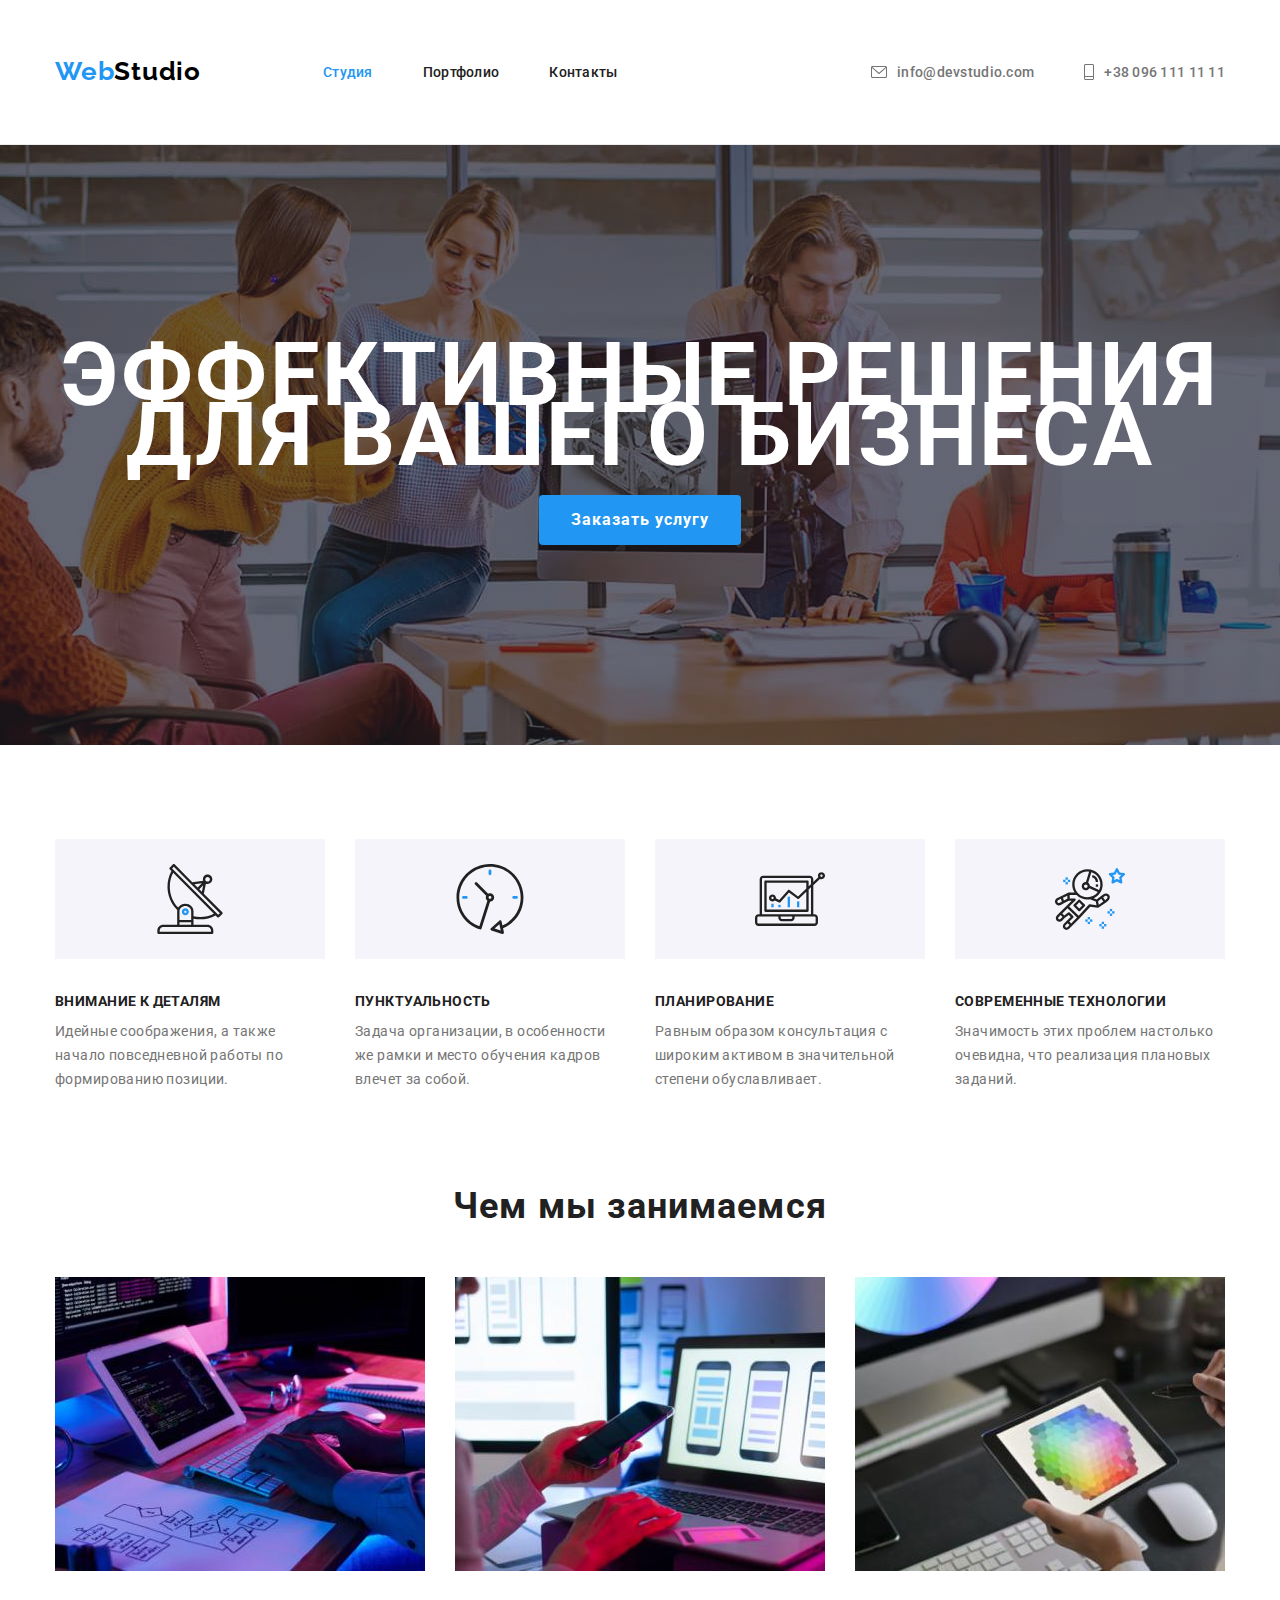
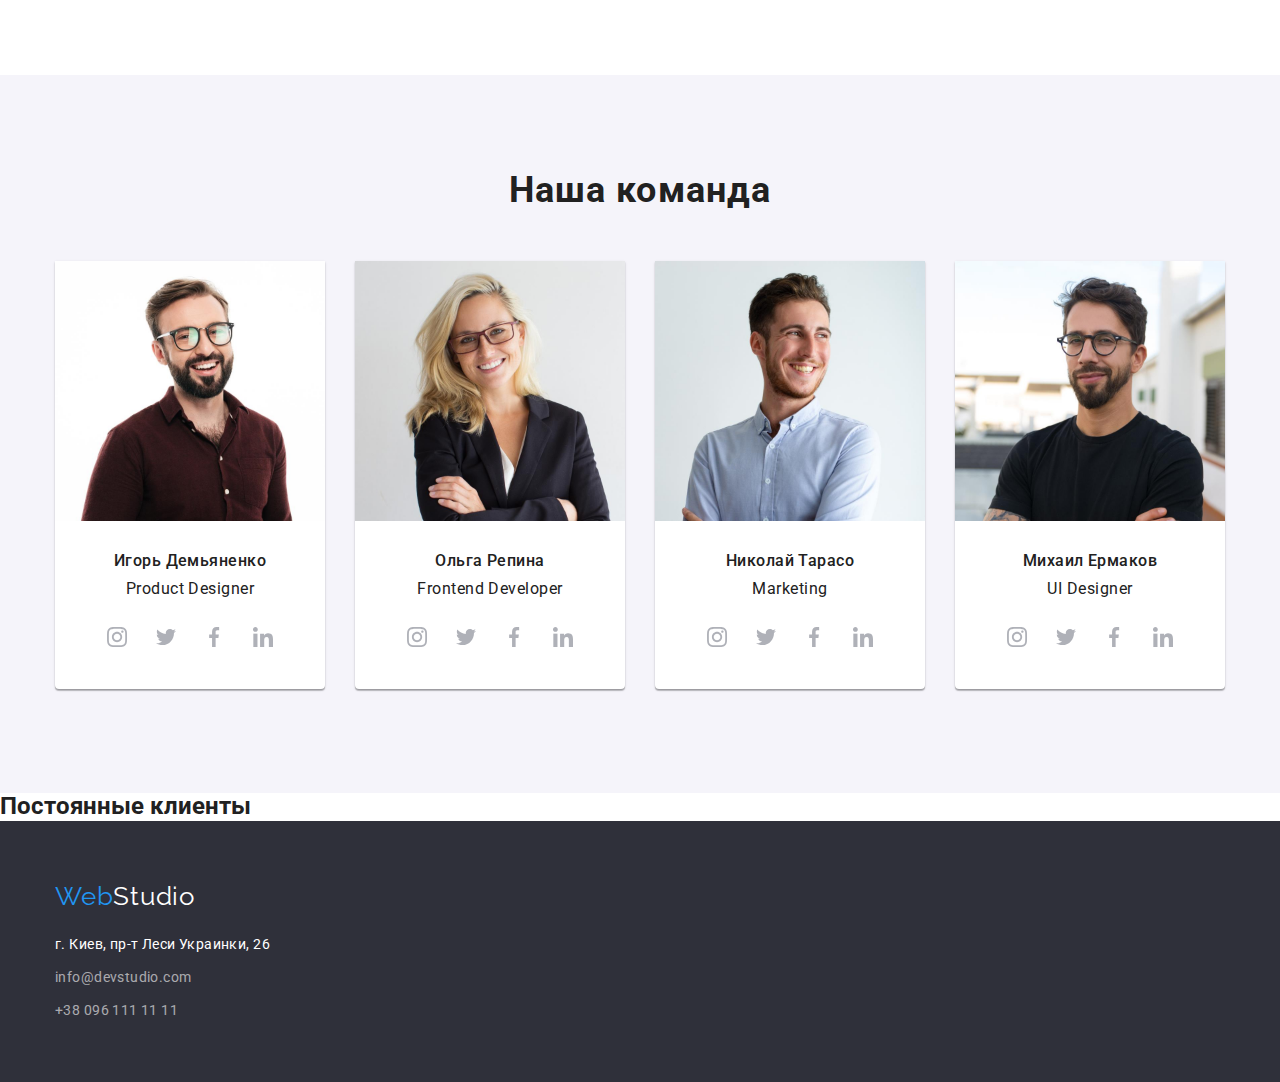
<file: index.html>
<!DOCTYPE html>
<html lang="ru">
  <head>
    <meta charset="UTF-8" />
    <meta http-equiv="X-UA-Compatible" content="IE=edge" />
    <meta name="viewport" content="width=device-width, initial-scale=1.0" />
    <title>Document</title>
    <link
      rel="stylesheet"
      href="https://cdnjs.cloudflare.com/ajax/libs/modern-normalize/1.1.0/modern-normalize.min.css"
    />
    <link rel="stylesheet" href="./css/styles.css" />
    <link rel="preconnect" href="https://fonts.googleapis.com" />
    <link rel="preconnect" href="https://fonts.gstatic.com" crossorigin />
    <link
      href="https://fonts.googleapis.com/css2?family=Raleway:wght@700&family=Roboto:wght@400;500;700;900&display=swap"
      rel="stylesheet"
    />
  </head>
  <body>

    <!-- Шапка страницы -->
    <header>
      <div class="container main-nav">
        <nav class="main-nav">
          <a class="WebStudio-header" href="#"><span>Web</span>Studio</a>
          <ul class="site-nav list">
            <li class="item"><a href="#" class="link current">Студия</a></li>
            <li class="item">
              <a href="./portfolio.html" class="link">Портфолио</a>
            </li>
            <li class="item"><a href="#" class="link">Контакты</a></li>
          </ul>
        </nav>
        <ul class="auth-nav list">
          <li class="item envelope">
            <a href="#" class="link connection">info@devstudio.com</a>
          </li>
          <li class="item smartphone">
            <a href="#" class="link connection">+38 096 111 11 11</a>
          </li>
        </ul>
      </div>
    </header>

    <!-- Уникальный контент страницы -->
    <main>
      <section class="section-hero">
        <div class="container">
          <h1 class="section-title hero">
            Эффективные решения<br />для вашего бизнеса
          </h1>
          <button class="button" type="button">Заказать услугу</button>
        </div>
      </section>

      <section class="section-peculiarities">
        <div class="container">
          <h2 class="section-title peculiarities">Особенности</h2>
          <ul class="list">
            <li class="feature-list icon-antenna">
                    <!-- <svg class="icon">
                <use href="../sprite/sprite.svg#icon-diagram"></use>
                    </svg> -->
                <h3 class="title">Внимание к деталям</h3>
              <p class="title-text">
                Идейные соображения, а также начало повседневной работы по
                формированию позиции.
              </p>
            </li>
            
            <li class="feature-list icon-clock">
              <h3 class="title">Пунктуальность</h3>
              <p class="title-text">
                Задача организации, в особенности же рамки и место обучения
                кадров влечет за собой.
              </p>
            </li>
            <li class="feature-list icon-diagram">
              <h3 class="title">Планирование</h3>
              <p class="title-text">
                Равным образом консультация с широким активом в значительной
                степени обуславливает.
              </p>
            </li>
            <li class="feature-list icon-astronaut">
              <h3 class="title">Современные технологии</h3>
              <p class="title-text">
                Значимость этих проблем настолько очевидна, что реализация
                плановых заданий.
              </p>
            </li>
          </ul>
        </div>
      </section>

      <section class="section-work">
        <div class="container">
          <h2 class="section-title work">Чем мы занимаемся</h2>
          <ul class="list">
            <li class="work-list">
              <img src="./images/box1.jpg" alt="компьютер" width="370" />
            </li>
            <li class="work-list">
              <img
                src="./images/box2.jpg"
                alt="мобильный телефон"
                width="370"
              />
            </li class="work-list">
            <li>
              <img src="./images/box3.jpg" alt="планшет" width="370" />
            </li>
          </ul>
        </div>
      </section>

      <section class="section-command">
        <div class="container">
          <h2 class="section-title command">Наша команда</h2>
          <ul class="list">
            <li class="command-list">
              <img src="./images/img1.jpg" alt="Игорь Демьяненко" width="270" />
              <div class="description-command">
                <h3 class="name">Игорь Демьяненко</h3>
                <p lang="en">Product Designer</p>
                <div class="icon-link">
                  <svg width=44px height=44px>
                    <use href="../sprite/symbol-defs.svg#icon-Ellipse"></use>
                  </svg>
                  <svg width=44px height=44px>
                    <use href="../sprite/symbol-defs.svg#icon-Ellipse-1"></use>
                  </svg>
                  <svg width=44px height=44px>
                    <use href="../sprite/symbol-defs.svg#icon-Ellipse-2"></use>
                  </svg>
                  <svg width=44px height=44px>
                    <use href="../sprite/symbol-defs.svg#icon-Ellipse-3"></use>
                  </svg>
                </div>
              </div>
            </li>
            <li class="command-list">
              <img src="./images/img2.jpg" alt="Ольга Репина" width="270" />
              <div class="description-command">
                <h3 class="name">Ольга Репина</h3>
                <p lang="en">Frontend Developer</p>
                <div class="icon-link">
                  <svg width=44px height=44px>
                    <use href="../sprite/symbol-defs.svg#icon-Ellipse"></use>
                  </svg>
                  <svg width=44px height=44px>
                    <use href="../sprite/symbol-defs.svg#icon-Ellipse-1"></use>
                  </svg>
                  <svg width=44px height=44px>
                    <use href="../sprite/symbol-defs.svg#icon-Ellipse-2"></use>
                  </svg>
                  <svg width=44px height=44px>
                    <use href="../sprite/symbol-defs.svg#icon-Ellipse-3"></use>
                  </svg>
                </div>
            </li>
            <li class="command-list">
              <img src="./images/img3.jpg" alt="Николай Тарасов" width="270" />
              <div class="description-command">
                <h3 class="name">Николай Тарасо</h3>
                <p lang="en">Marketing</p>
                <div class="icon-link">
                  <svg width=44px height=44px>
                    <use href="../sprite/symbol-defs.svg#icon-Ellipse"></use>
                  </svg>
                  <svg width=44px height=44px>
                    <use href="../sprite/symbol-defs.svg#icon-Ellipse-1"></use>
                  </svg>
                  <svg width=44px height=44px>
                    <use href="../sprite/symbol-defs.svg#icon-Ellipse-2"></use>
                  </svg>
                  <svg width=44px height=44px>
                    <use href="../sprite/symbol-defs.svg#icon-Ellipse-3"></use>
                  </svg>
                </div>
              </div>
            </li>
            <li class="command-list">
              <img src="./images/img4.jpg" alt="Михаил Ермаков" width="270" />
              <div class="description-command">
                <h3 class="name">Михаил Ермаков</h3>
                <p lang="en">UI Designer</p>
                <div class="icon-link">
                  <svg width=44px height=44px>
                    <use href="../sprite/symbol-defs.svg#icon-Ellipse"></use>
                  </svg>
                  <svg width=44px height=44px>
                    <use href="../sprite/symbol-defs.svg#icon-Ellipse-1"></use>
                  </svg>
                  <svg width=44px height=44px>
                    <use href="../sprite/symbol-defs.svg#icon-Ellipse-2"></use>
                  </svg>
                  <svg width=44px height=44px>
                    <use href="../sprite/symbol-defs.svg#icon-Ellipse-3"></use>
                  </svg>
                </div>
              </div>
            </li>
          </ul>
        </div>
      </section>

      <section class="section-customers">
        <h2 class="regular-customers">Постоянные клиенты</h2>
      </section>
    </main>

    <!--Нижний колонтитул-->
    <footer class="section-footer">
      <div class="container">
        <a class="WebStudio-footer" href="./index.html"
          >Web<span>Studio</span></a
        >
        <address class="main-address">
          <ul class="list footer">
            <li class="address">г. Киев, пр-т Леси Украинки, 26</li>
            <li><a href="#">info@devstudio.com</a></li>
            <li><a href="#">+38 096 111 11 11</a></li>
          </ul>
        </address>
      </div>
    </footer>
  </body>
</html>
</file>
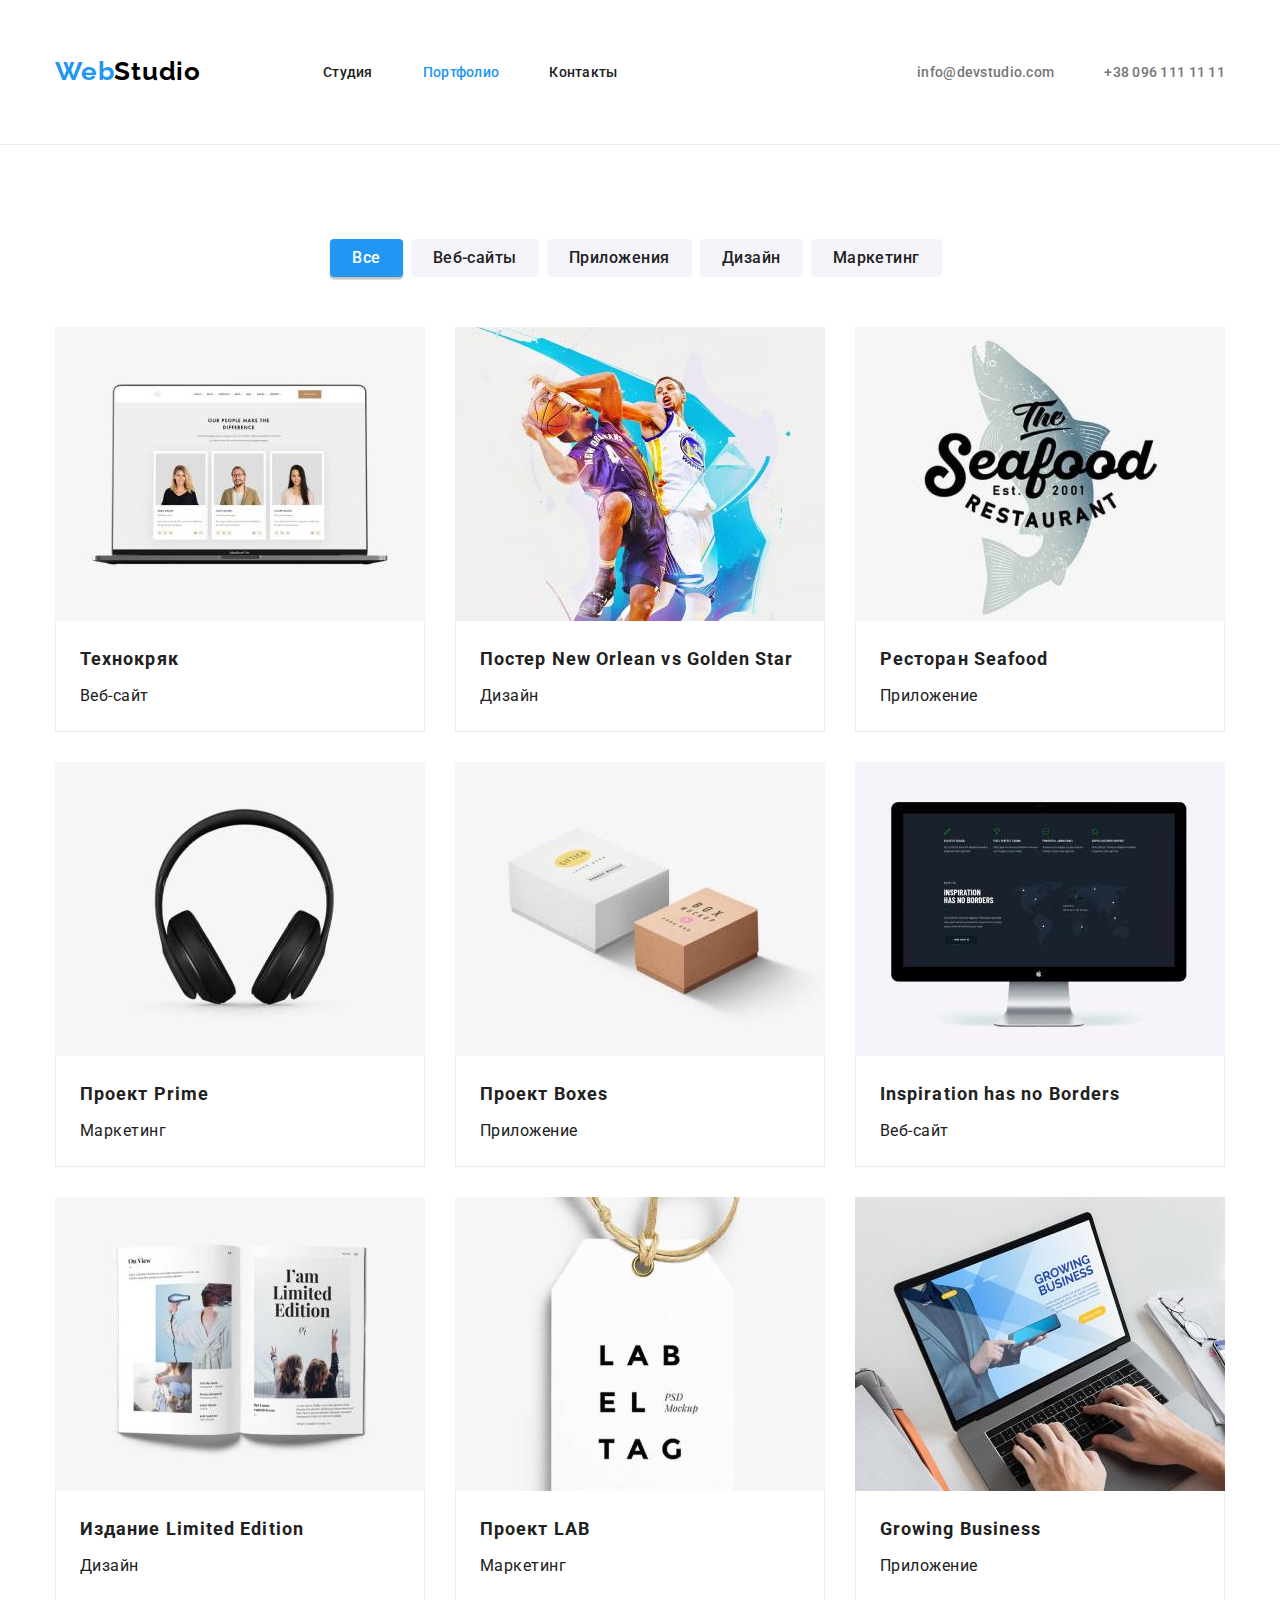
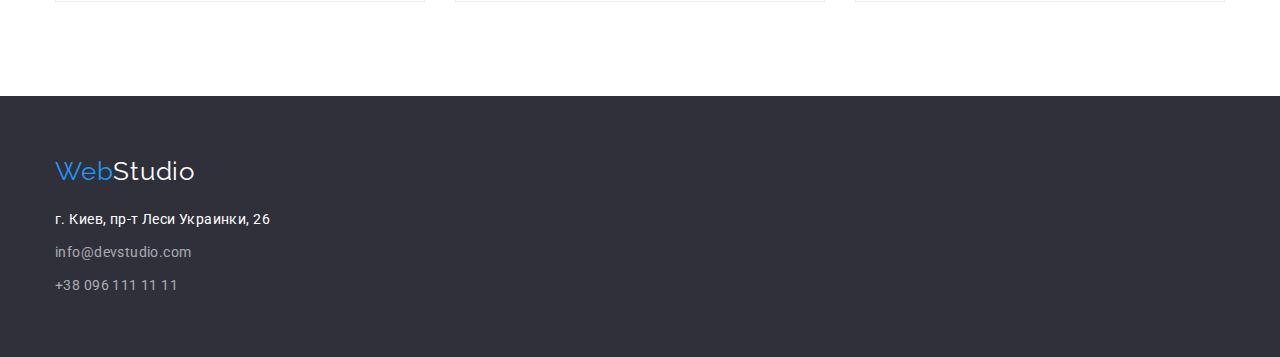
<file: portfolio.html>
<!DOCTYPE html>
<html lang="ru">
  <head>
    <meta charset="UTF-8" />
    <meta http-equiv="X-UA-Compatible" content="IE=edge" />
    <meta name="viewport" content="width=device-width, initial-scale=1.0" />
    <title>Document</title>
    <link
      rel="stylesheet"
      href="https://cdnjs.cloudflare.com/ajax/libs/modern-normalize/1.1.0/modern-normalize.min.css"
    />
    <link rel="stylesheet" href="./css/styles.css" />
    <link rel="preconnect" href="https://fonts.googleapis.com" />
    <link rel="preconnect" href="https://fonts.gstatic.com" crossorigin />
    <link
      href="https://fonts.googleapis.com/css2?family=Raleway:wght@700&family=Roboto:wght@400;500;700;900&display=swap"
      rel="stylesheet"
    />
  </head>
  <body>
    <!-- Шапка страницы -->
    <header>
      <div class="container main-nav">
        <nav class="main-nav">
          <a class="WebStudio-header" href="./index.html"
            ><span>Web</span>Studio</a
          >
          <ul class="site-nav list">
            <li class="item"><a href="./index.html" class="link">Студия</a></li>
            <li class="item"><a href="#" class="link current">Портфолио</a></li>
            <li class="item"><a href="#" class="link">Контакты</a></li>
          </ul>
        </nav>
        <ul class="auth-nav list">
          <li class="item">
            <a href="#" class="link connection">info@devstudio.com</a>
          </li>
          <li class="item">
            <a href="#" class="link connection">+38 096 111 11 11</a>
          </li>
        </ul>
      </div>
    </header>
    <!-- Уникальный контент страницы -->
    <main>
      <section class="portfolio">
        <div class="container">
          <h1 class="portfolio-title">portfolio</h1>
          <ul class="list buttons-portfolio">
            <li class="item">
              <button class="buttons-portfolio button-active" type="button">
                Все
              </button>
            </li>
            <li class="item">
              <button class="buttons-portfolio" type="button">Веб-сайты</button>
            </li>
            <li class="item">
              <button class="buttons-portfolio" type="button">
                Приложения
              </button>
            </li>
            <li class="item">
              <button class="buttons-portfolio" type="button">Дизайн</button>
            </li>
            <li class="item">
              <button class="buttons-portfolio" type="button">Маркетинг</button>
            </li>
          </ul>

          <ul class="list list-portfolio">
            <li class="flex-element">
              <img src="./images/tehnokrak.jpg" alt="Технокряк" width="370" />
              <div class="description-element">
                <h2 class="list-name">Технокряк</h2>
                <p>Веб-сайт</p>
              </div>
            </li>
            <li class="flex-element">
              <img
                src="./images/New-Orlean-vs-Golden-Star.jpg"
                alt="New Orlean vs Golden Star"
                width="370"
              />
              <div class="description-element">
                <h2 class="list-name">Постер New Orlean vs Golden Star</h2>
                <p>Дизайн</p>
              </div>
            </li>
            <li class="flex-element">
              <img src="./images/seafood.jpg" alt="Seafood" width="370" />
              <div class="description-element">
                <h2 class="list-name">Ресторан Seafood</h2>
                <p>Приложение</p>
              </div>
            </li>
            <li class="flex-element">
              <img src="./images/prime.jpg" alt="Prime" width="370" />
              <div class="description-element">
                <h2 class="list-name">Проект Prime</h2>
                <p>Маркетинг</p>
              </div>
            </li>
            <li class="flex-element">
              <img src="./images/Boxes.jpg" alt="Boxes" width="370" />
              <div class="description-element">
                <h2 class="list-name">Проект Boxes</h2>
                <p>Приложение</p>
              </div>
            </li>
            <li class="flex-element">
              <img
                src="./images/Inspiration-has-no-Borders.jpg"
                alt="Inspiration-has-no-Borders"
                width="370"
              />
              <div class="description-element">
                <h2 class="list-name" lang="en">Inspiration has no Borders</h2>
                <p>Веб-сайт</p>
              </div>
            </li>
            <li class="flex-element">
              <img
                src="./images/Limited-Edition.jpg"
                alt="Limited Edition"
                width="370"
              />
              <div class="description-element">
                <h2 class="list-name">Издание Limited Edition</h2>
                <p>Дизайн</p>
              </div>
            </li>
            <li class="flex-element">
              <img src="./images/LAB.jpg" alt="Проект LAB" width="370" />
              <div class="description-element">
                <h2 class="list-name">Проект LAB</h2>
                <p>Маркетинг</p>
              </div>
            </li>
            <li class="flex-element">
              <img
                src="./images/Growing-Business.jpg"
                alt="Growing Business"
                width="370"
              />
              <div class="description-element">
                <h2 class="list-name" lang="en">Growing Business</h2>
                <p>Приложение</p>
              </div>
            </li>
          </ul>
        </div>
      </section>
    </main>
    <!--Нижний колонтитул-->
    <footer class="section-footer">
      <div class="container">
        <a class="WebStudio-footer" href="./index.html"
          >Web<span>Studio</span></a
        >
        <address class="main-address">
          <ul class="list footer">
            <li class="address">г. Киев, пр-т Леси Украинки, 26</li>
            <li><a href="#">info@devstudio.com</a></li>
            <li><a href="#">+38 096 111 11 11</a></li>
          </ul>
        </address>
      </div>
    </footer>
  </body>
</html>
</file>
<file: css/styles.css>
/* *,
*::before,
*::after {
  box-sizing: border-box;
} */

:root {
  --primery-text-color: #212121;
  --title-text-color: #757575;
  --accent-color: #2196f3;
  --primery-white-color: #ffffff;
}

h1,
h2,
h3,
p,
ul {
  margin-top: 0;
  margin-bottom: 0;
}
body {
  font-family: 'Raleway', sans-serif;
  font-family: 'Roboto', sans-serif;
  color: var(--primery-text-color);
}
a {
  text-decoration: none;
}
img {
  display: block;
  width: 100%;
  height: auto;
}

/* Утилиты */
.list {
  padding: 0;
  margin: 0;
  list-style: none;
}
.container {
  width: 1200px;
  padding: 0 15px;
  margin: 0 auto;
  /* outline: 2px dashed #f44336; */
}

/* Шапка страницы */
header {
  background-color: var(--primery-white-color);
  border-bottom: 1px solid #ececec;
}

/* WebStudio */
.WebStudio-header {
  padding-top: 24px;
  padding-bottom: 25px;
  margin-left: 0;
  font-family: 'Raleway';
  color: #000000;
  font-weight: 700;
  font-size: 26px;
  line-height: 31px;
  letter-spacing: 0.03em;
}
.WebStudio-header span {
  color: var(--accent-color);
}

/* nav */
.main-nav {
  display: flex;
  align-items: center;
}
.site-nav {
  display: flex;
  margin-left: 122px;
}
.site-nav .item {
  margin-right: 50px;
}
.site-nav .item:last-child {
  margin-right: 0;
}
.site-nav .link {
  padding-top: 32px;
  padding-bottom: 32px;
}
.link {
  font-weight: 500;
  font-size: 14px;
  line-height: 16px;
  letter-spacing: 0.02em;
}
.site-nav .link {
  display: block;
  color: var(--primery-text-color);
}
.site-nav .link:hover,
.site-nav .link:focus,
.site-nav .link.current,
.auth-nav .link.connection:hover,
.auth-nav .link.connection:focus {
  color: var(--accent-color);
}

.auth-nav {
  display: flex;
  margin-left: auto;
}
.auth-nav .item {
  padding: 32px 0;
  display: flex;
  align-items: center;
}

.auth-nav .item.envelope:before {
  content: '';
  width: 16px;
  height: 12px;
  margin-right: 10px;
  background-image: url(../images/envelope.svg);
  background-position: center;
  background-size: 100%;
}
.auth-nav .item.smartphone::before {
  content: '';
  width: 10px;
  height: 16px;
  margin-right: 10px;
  background-image: url(../images/smartphone.svg);
  background-position: center;
  background-size: 100%;
}
.auth-nav .item.envelope:hover:before,
.auth-nav .item.envelope:focus:before {
  background-color: var(--accent-color);
}
.auth-nav .item.smartphone:hover:before,
.auth-nav .item.smartphone:focus:before {
  background-color: var(--accent-color);
}

.auth-nav .item + .item {
  margin-left: 50px;
}
.auth-nav .link {
  padding-top: 32px;
  padding-bottom: 32px;
}
.auth-nav .link.connection {
  color: var(--title-text-color);
}

/* section hero */
.section-hero {
  padding: 200px 0;
  background: rgba(47, 48, 58, 1);
  color: var(--primery-white-color);
  font-weight: 900;
  font-size: 44px;
  line-height: 60px;
  text-transform: uppercase;
  text-align: center;
  letter-spacing: 0.06em;
  background-image: linear-gradient(
      rgba(47, 48, 58, 0.4),
      rgba(47, 48, 58, 0.4)
    ),
    url(../images/hero.jpg);
  background-repeat: no-repeat;
  background-position: center;
  border-style: cover;
}
.button {
  padding: 10px 32px;
  margin-top: 30px;
  background-color: var(--accent-color);
  color: var(--primery-white-color);
  font-family: 'Roboto', sans-serif;
  min-width: 200px;
  height: 50px;
  font-weight: 700;
  font-size: 16px;
  align-items: center;
  text-align: center;
  letter-spacing: 0.06em;
  border-radius: 4px;
  border: 0;
  cursor: pointer;
}

/* portfolio */
.portfolio-title {
  display: none;
}
.list.buttons-portfolio {
  display: flex;
  justify-content: center;
  margin-bottom: 50px;
}
.list.buttons-portfolio .item {
  margin-right: 8px;
}
.list .buttons-portfolio {
  display: flex;
  padding: 6px 22px;
  background: #f5f4fa;
  color: var(--primery-text-color);
  font-family: 'Roboto', sans-serif;
  font-weight: 500;
  font-size: 16px;
  line-height: 26px;
  text-align: center;
  letter-spacing: 0.03em;
  border-radius: 4px;
  border: 0;
  cursor: pointer;
}
.list .buttons-portfolio:hover,
.list .buttons-portfolio:focus,
.list .button-active {
  color: var(--primery-white-color);
  background-color: var(--accent-color);
  cursor: pointer;
  box-shadow: 0px 3px 1px rgb(0 0 0 / 10%), 0px 1px 2px rgb(0 0 0 / 8%),
    0px 2px 2px rgb(0 0 0 / 12%);
}
.list .buttons-portfolio:active {
  color: var(--primery-text-color);
}

.portfolio {
  padding: 94px 0;
}
.list.list-portfolio {
  display: flex;
  justify-content: space-between;
  flex-wrap: wrap;
}
.flex-element {
  margin-right: 30px;
  margin-bottom: 30px;
  max-width: 370px;
}
.flex-element:nth-child(3n) {
  margin-right: 0;
}
.flex-element:nth-last-child(-n + 3) {
  margin-bottom: 0;
}
.description-element {
  padding: 20px 24px;
  border-right: 1px solid #ececec;
  border-bottom: 1px solid #ececec;
  border-left: 1px solid #ececec;
}
.list-portfolio p {
  font-weight: 400;
  font-size: 16px;
  line-height: 30px;
  letter-spacing: 0.03em;
}

/* features studio */
.peculiarities {
  display: none;
}
.section-peculiarities {
  padding: 94px 0;
}
.section-peculiarities .list {
  display: flex;
  justify-content: center;
}

.feature-list::before {
  content: '';
  display: inline-block;
  width: 270px;
  height: 120px;
  background-color: #f5f4fa;
  background-repeat: no-repeat;
  background-position: center;
  background-size: 70px 70px;
  margin-bottom: 30px;
  /* outline: 2px dashed #f44336; */
}
.icon-antenna::before {
  background-image: url(../images/antenna.svg);
}
.icon-clock::before {
  background-image: url(../images/clock.svg);
}
.icon-diagram::before {
  background-image: url(../images/diagram.svg);
}
.icon-astronaut::before {
  background-image: url(../images/astronaut.svg);
}

.feature-list {
  margin-right: 30px;
  width: 270px;
}
.feature-list:last-child {
  margin-right: 0;
}

.title {
  margin-bottom: 10px;
  font-style: normal;
  font-weight: 700;
  font-size: 14px;
  line-height: 16px;
  letter-spacing: 0.03em;
  text-transform: uppercase;
}
.title-text {
  color: var(--title-text-color);
  font-weight: 400;
  font-size: 14px;
  line-height: 24px;
  letter-spacing: 0.03em;
}
.section-work {
  padding-bottom: 94px;
}
.section-work .list,
.section-command .list {
  display: flex;
  margin-bottom: 10px;
  font-style: n;
}
.work-list {
  margin-right: 30px;
}
.work,
.command {
  margin-bottom: 50px;
  font-weight: 700;
  font-size: 36px;
  line-height: 42px;
  text-align: center;
  letter-spacing: 0.03em;
}
.name {
  margin-bottom: 10px;
  font-weight: 500;
  font-size: 16px;
  line-height: 19px;
  text-align: center;
  letter-spacing: 0.03em;
}
.description-command p {
  margin-bottom: 16px;
}
.section-command {
  padding: 94px 0;
  background: #f5f4fa;
}
.command-list {
  margin-right: 30px;
  width: 270px;
  height: 428px;
  background: var(--primery-white-color);
  border-radius: 0px 0px 4px 4px;
  box-shadow: 0px 1px 3px rgba(0, 0, 0, 0.12), 0px 1px 1px rgba(0, 0, 0, 0.14),
    0px 2px 1px rgba(0, 0, 0, 0.2);
  letter-spacing: 0.03em;
}
.command-list:last-child {
  margin-right: 0;
}
.list-name {
  margin-bottom: 4px;
  font-weight: 700;
  font-size: 18px;
  line-height: 36px;
  letter-spacing: 0.06em;
}
.description-command {
  padding: 30px 0;
  text-align: center;
}

/* .icon-link {
  display: inline-block;
  width: 206px;
  height: 44px;
  background-color: ;
  border-style: none;
  background-repeat: no-repeat;
  background-position: center;
  border-radius: 50%;
} */

/* Постоянные клиенты */

/* Нижний колонтитул */
.section-footer {
  padding: 60px 0;
  background: rgba(47, 48, 58, 1);
}
.WebStudio-footer {
  display: flex;
  font-family: 'Raleway';
  color: var(--accent-color);
  font-size: 26px;
  line-height: 31px;
  letter-spacing: 0.03em;
}
.WebStudio-footer span {
  color: var(--primery-white-color);
}
.main-address {
  display: flex;
  margin-top: 20px;
}
.address {
  font-style: normal;
  font-weight: 400;
  font-size: 14px;
  line-height: 24px;
  letter-spacing: 0.03em;
  color: var(--primery-white-color);
}
.list.footer a {
  display: block;
  margin-top: 9px;
}
.footer a {
  font-style: normal;
  font-weight: 400;
  font-size: 14px;
  line-height: 24px;
  letter-spacing: 0.03em;
  color: rgba(255, 255, 255, 0.6);
}
.footer a:hover,
.footer a:focus {
  color: var(--accent-color);
}
</file>
